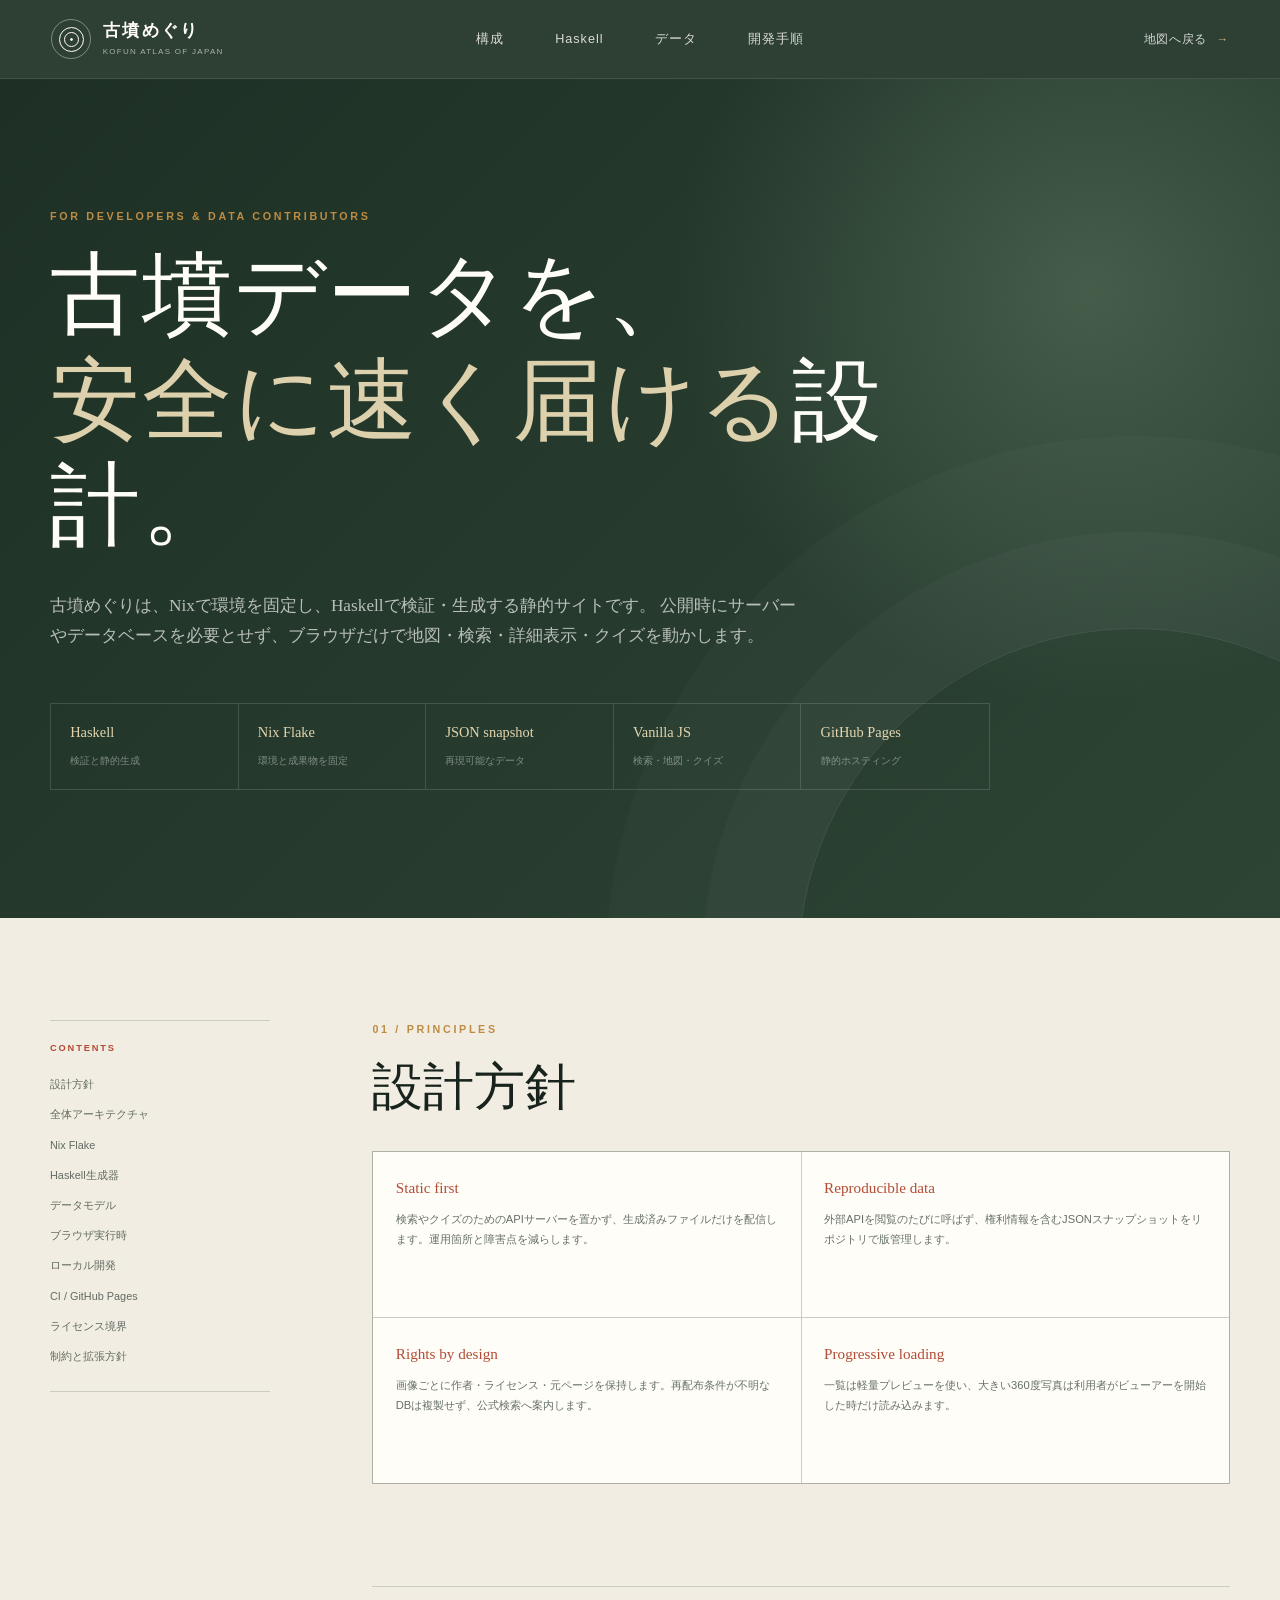
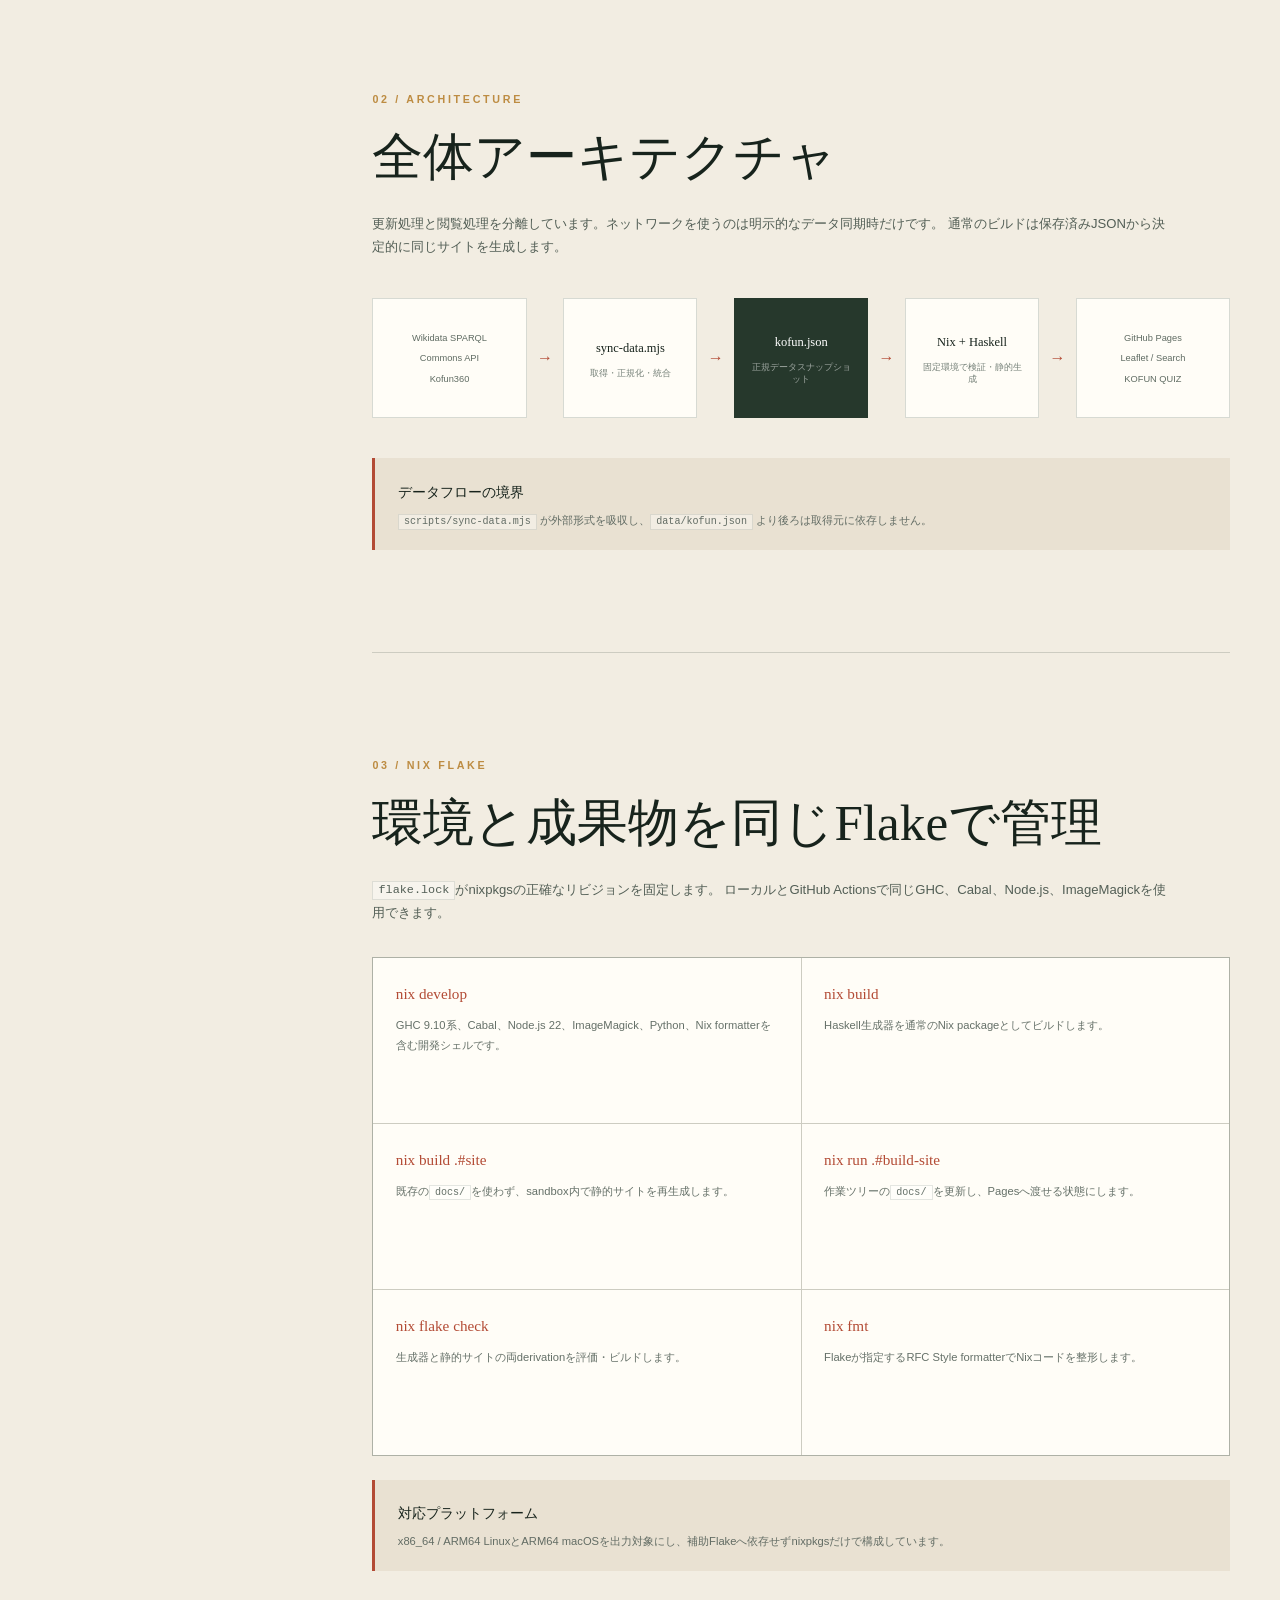
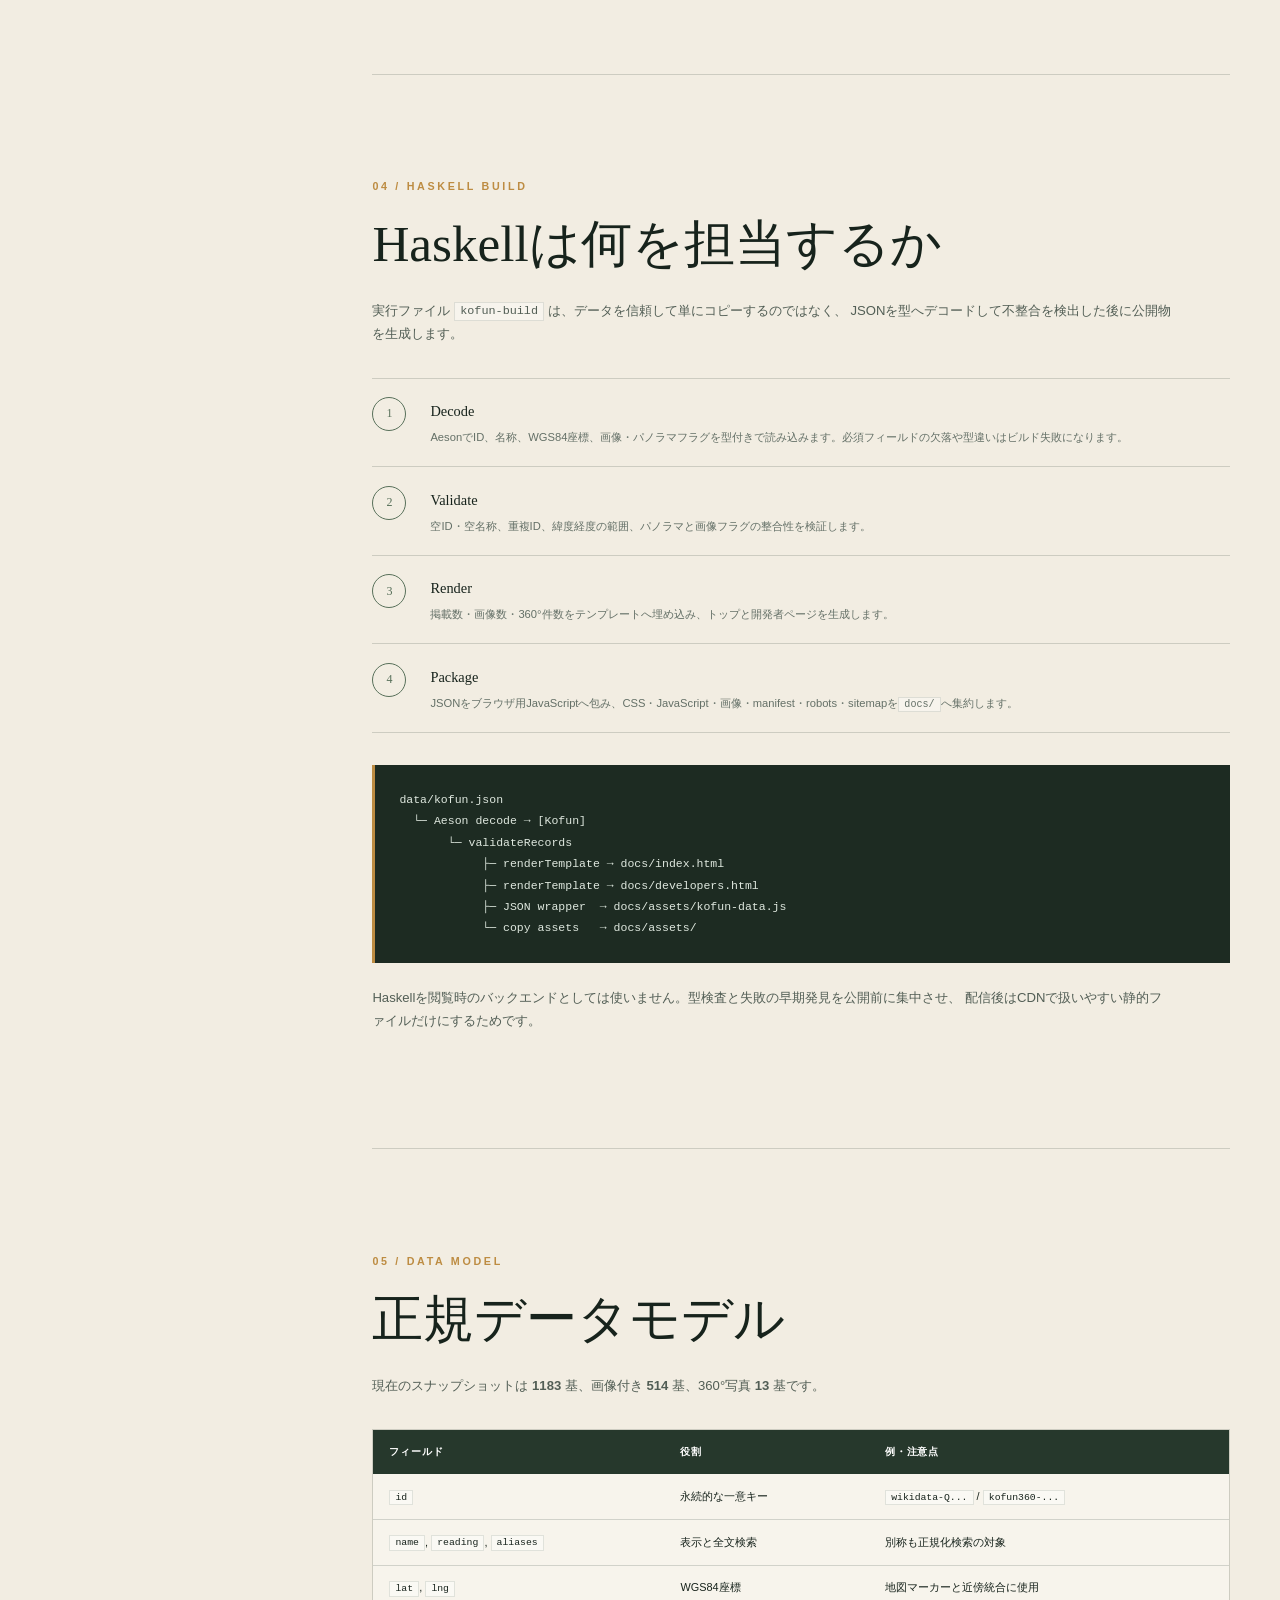
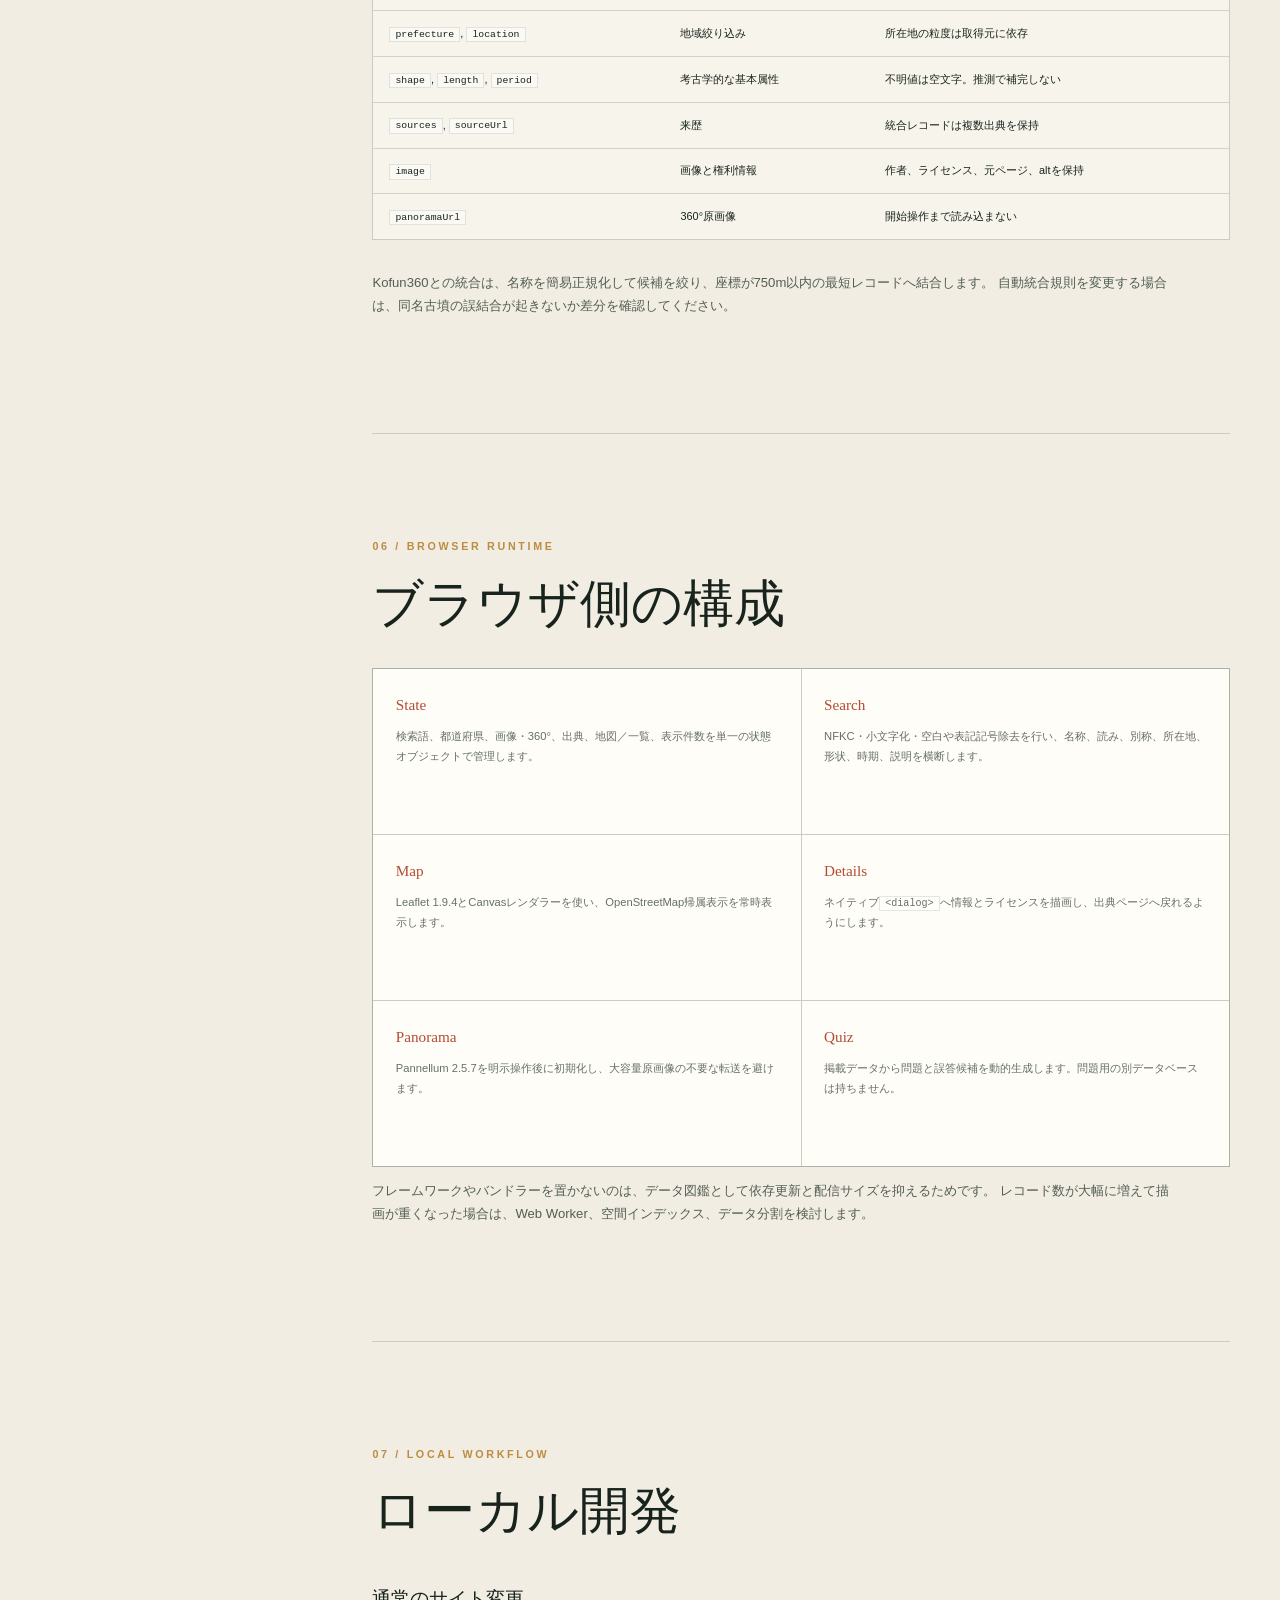
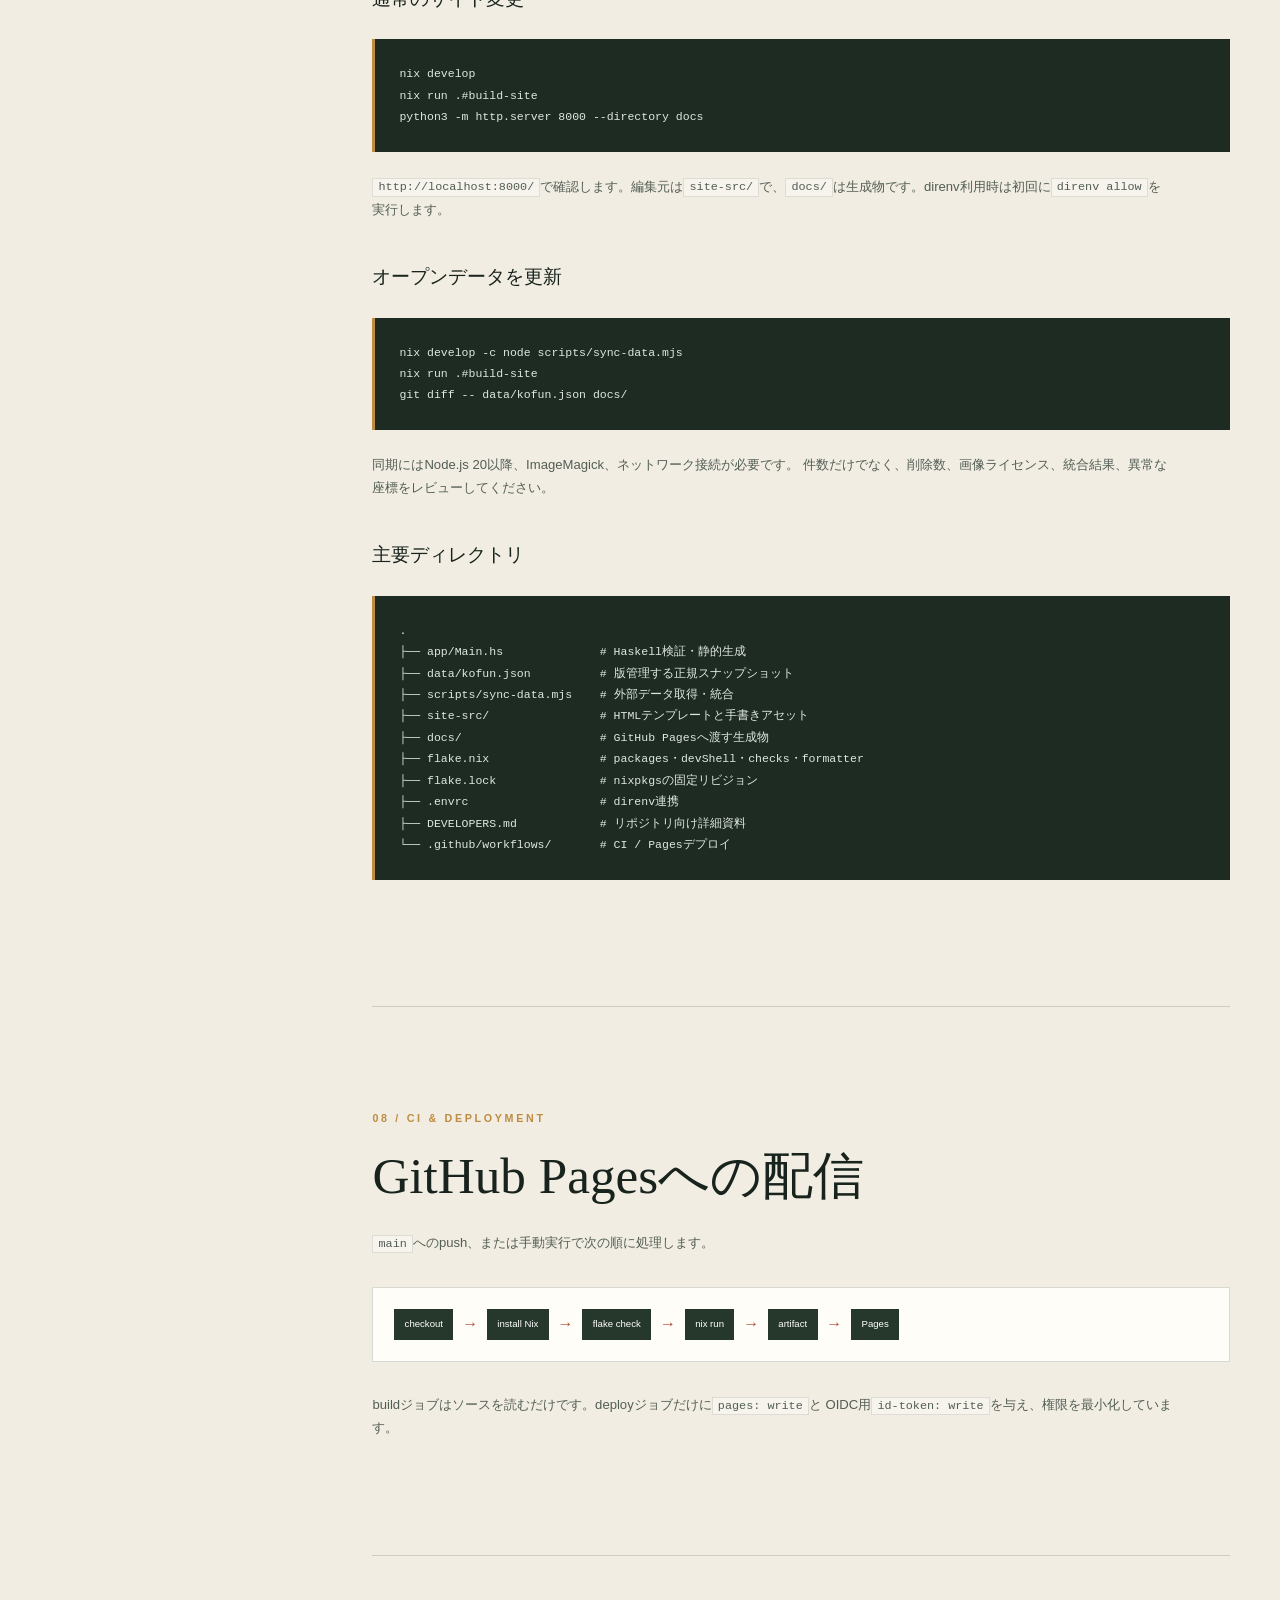
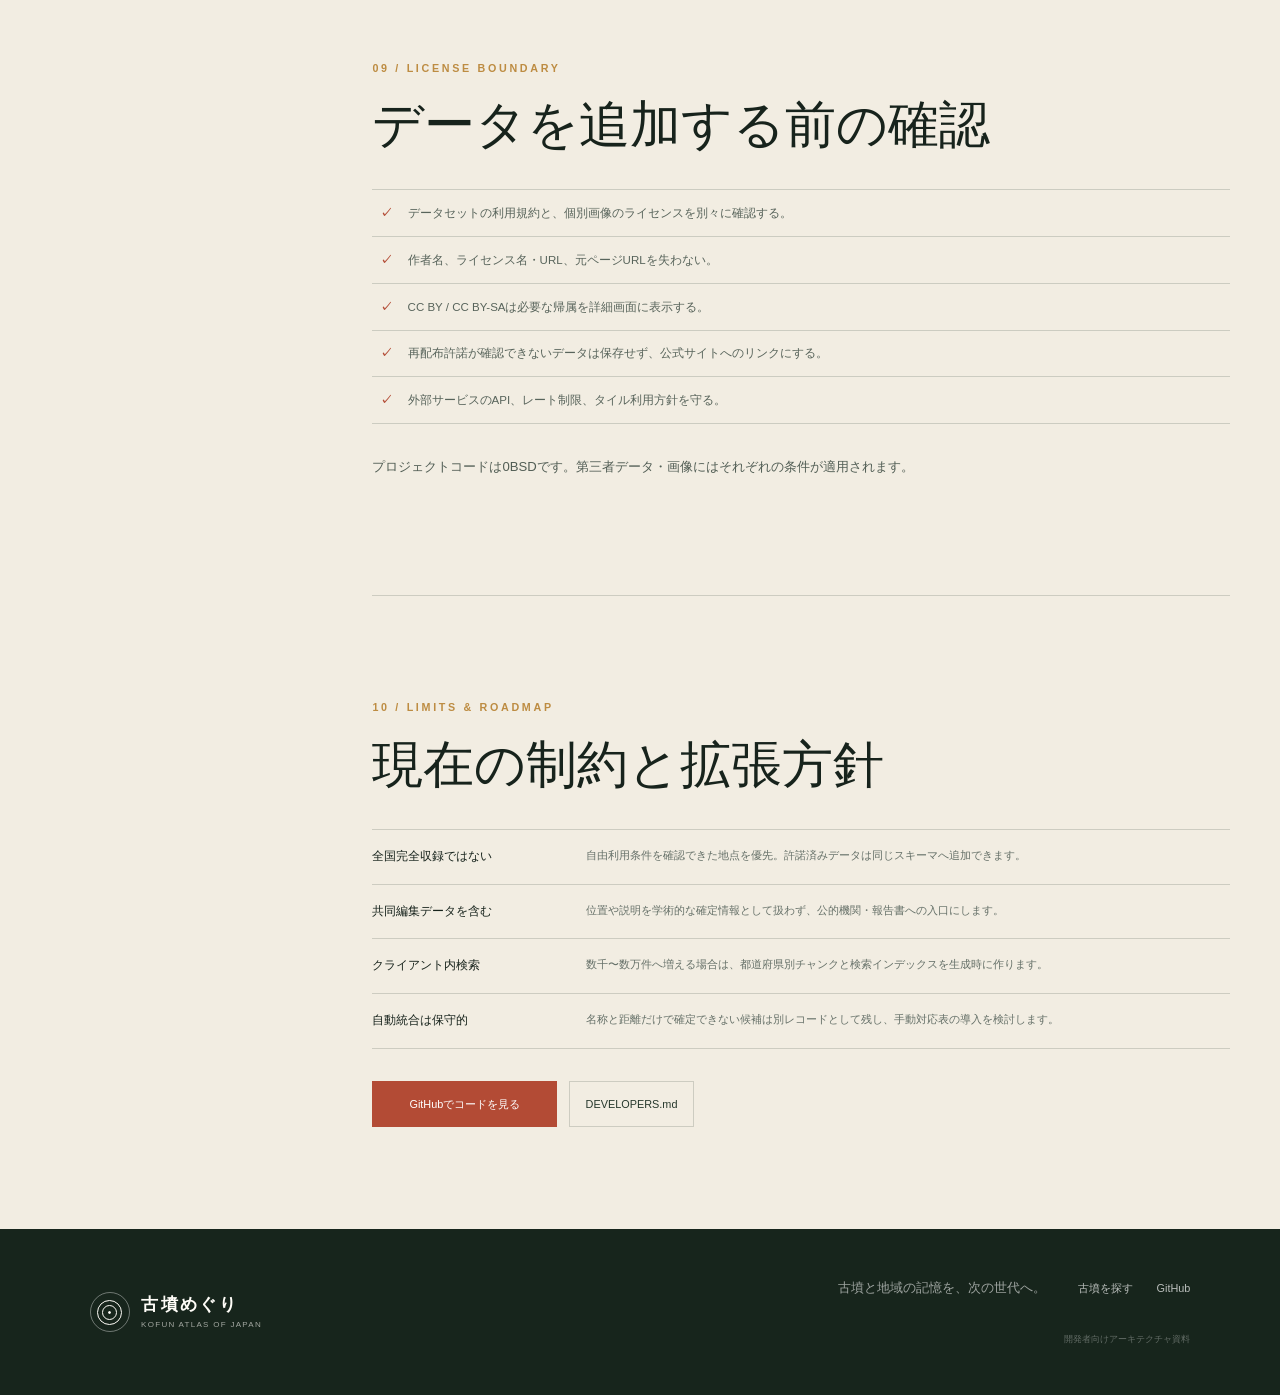
<file: docs/developers.html>
<!doctype html>
<html lang="ja">
<head>
  <meta charset="utf-8">
  <meta name="viewport" content="width=device-width,initial-scale=1">
  <meta name="description" content="古墳めぐりのHaskell静的サイト生成、データパイプライン、フロントエンド、GitHub Pages構成を解説する開発者向け資料。">
  <meta name="theme-color" content="#26382c">
  <meta property="og:title" content="開発者向け — 古墳めぐり">
  <meta property="og:description" content="Haskellを中心とした古墳めぐりのアーキテクチャと開発手順。">
  <meta property="og:type" content="article">
  <meta property="og:url" content="https://hjosugi.github.io/kofun-gallery/developers.html">
  <title>開発者向け — 古墳めぐり</title>
  <link rel="icon" href="./assets/favicon.svg" type="image/svg+xml">
  <link rel="stylesheet" href="./assets/styles.css">
</head>
<body class="developer-page">
  <a class="skip-link" href="#main">本文へ移動</a>

  <header class="site-header developer-header">
    <a class="brand" href="./" aria-label="古墳めぐり トップ">
      <span class="brand-mark" aria-hidden="true"><span></span></span>
      <span class="brand-copy"><b>古墳めぐり</b><small>KOFUN ATLAS OF JAPAN</small></span>
    </a>
    <nav class="global-nav" aria-label="開発者向けメニュー">
      <a href="#architecture">構成</a>
      <a href="#haskell">Haskell</a>
      <a href="#data">データ</a>
      <a href="#workflow">開発手順</a>
    </nav>
    <a class="developer-back" href="./">地図へ戻る <span aria-hidden="true">→</span></a>
  </header>

  <main id="main">
    <section class="developer-hero">
      <div class="developer-shell">
        <p class="eyebrow">FOR DEVELOPERS &amp; DATA CONTRIBUTORS</p>
        <h1>古墳データを、<br><em>安全に速く届ける</em>設計。</h1>
        <p class="developer-lead">
          古墳めぐりは、Nixで環境を固定し、Haskellで検証・生成する静的サイトです。
          公開時にサーバーやデータベースを必要とせず、ブラウザだけで地図・検索・詳細表示・クイズを動かします。
        </p>
        <div class="developer-facts">
          <div><b>Haskell</b><span>検証と静的生成</span></div>
          <div><b>Nix Flake</b><span>環境と成果物を固定</span></div>
          <div><b>JSON snapshot</b><span>再現可能なデータ</span></div>
          <div><b>Vanilla JS</b><span>検索・地図・クイズ</span></div>
          <div><b>GitHub Pages</b><span>静的ホスティング</span></div>
        </div>
      </div>
    </section>

    <div class="developer-shell developer-layout">
      <aside class="developer-toc" aria-label="このページの目次">
        <p>CONTENTS</p>
        <a href="#principles">設計方針</a>
        <a href="#architecture">全体アーキテクチャ</a>
        <a href="#nix">Nix Flake</a>
        <a href="#haskell">Haskell生成器</a>
        <a href="#data">データモデル</a>
        <a href="#frontend">ブラウザ実行時</a>
        <a href="#workflow">ローカル開発</a>
        <a href="#deployment">CI / GitHub Pages</a>
        <a href="#licenses">ライセンス境界</a>
        <a href="#limits">制約と拡張方針</a>
      </aside>

      <article class="developer-content">
        <section id="principles">
          <p class="eyebrow">01 / PRINCIPLES</p>
          <h2>設計方針</h2>
          <div class="principle-grid">
            <div>
              <b>Static first</b>
              <p>検索やクイズのためのAPIサーバーを置かず、生成済みファイルだけを配信します。運用箇所と障害点を減らします。</p>
            </div>
            <div>
              <b>Reproducible data</b>
              <p>外部APIを閲覧のたびに呼ばず、権利情報を含むJSONスナップショットをリポジトリで版管理します。</p>
            </div>
            <div>
              <b>Rights by design</b>
              <p>画像ごとに作者・ライセンス・元ページを保持します。再配布条件が不明なDBは複製せず、公式検索へ案内します。</p>
            </div>
            <div>
              <b>Progressive loading</b>
              <p>一覧は軽量プレビューを使い、大きい360度写真は利用者がビューアーを開始した時だけ読み込みます。</p>
            </div>
          </div>
        </section>

        <section id="architecture">
          <p class="eyebrow">02 / ARCHITECTURE</p>
          <h2>全体アーキテクチャ</h2>
          <p>
            更新処理と閲覧処理を分離しています。ネットワークを使うのは明示的なデータ同期時だけです。
            通常のビルドは保存済みJSONから決定的に同じサイトを生成します。
          </p>
          <div class="architecture-flow" role="img" aria-label="外部オープンデータを同期し、JSONスナップショットをHaskellで検証・生成してGitHub Pagesとブラウザへ届ける流れ">
            <div class="flow-sources">
              <span>Wikidata SPARQL</span>
              <span>Commons API</span>
              <span>Kofun360</span>
            </div>
            <i aria-hidden="true">→</i>
            <div><b>sync-data.mjs</b><small>取得・正規化・統合</small></div>
            <i aria-hidden="true">→</i>
            <div class="flow-emphasis"><b>kofun.json</b><small>正規データスナップショット</small></div>
            <i aria-hidden="true">→</i>
            <div><b>Nix + Haskell</b><small>固定環境で検証・静的生成</small></div>
            <i aria-hidden="true">→</i>
            <div class="flow-targets">
              <span>GitHub Pages</span>
              <span>Leaflet / Search</span>
              <span>KOFUN QUIZ</span>
            </div>
          </div>
          <div class="callout">
            <b>データフローの境界</b>
            <p><code>scripts/sync-data.mjs</code> が外部形式を吸収し、<code>data/kofun.json</code> より後ろは取得元に依存しません。</p>
          </div>
        </section>

        <section id="nix">
          <p class="eyebrow">03 / NIX FLAKE</p>
          <h2>環境と成果物を同じFlakeで管理</h2>
          <p>
            <code>flake.lock</code>がnixpkgsの正確なリビジョンを固定します。
            ローカルとGitHub Actionsで同じGHC、Cabal、Node.js、ImageMagickを使用できます。
          </p>
          <div class="runtime-grid">
            <div><b>nix develop</b><p>GHC 9.10系、Cabal、Node.js 22、ImageMagick、Python、Nix formatterを含む開発シェルです。</p></div>
            <div><b>nix build</b><p>Haskell生成器を通常のNix packageとしてビルドします。</p></div>
            <div><b>nix build .#site</b><p>既存の<code>docs/</code>を使わず、sandbox内で静的サイトを再生成します。</p></div>
            <div><b>nix run .#build-site</b><p>作業ツリーの<code>docs/</code>を更新し、Pagesへ渡せる状態にします。</p></div>
            <div><b>nix flake check</b><p>生成器と静的サイトの両derivationを評価・ビルドします。</p></div>
            <div><b>nix fmt</b><p>Flakeが指定するRFC Style formatterでNixコードを整形します。</p></div>
          </div>
          <div class="callout">
            <b>対応プラットフォーム</b>
            <p>x86_64 / ARM64 LinuxとARM64 macOSを出力対象にし、補助Flakeへ依存せずnixpkgsだけで構成しています。</p>
          </div>
        </section>

        <section id="haskell">
          <p class="eyebrow">04 / HASKELL BUILD</p>
          <h2>Haskellは何を担当するか</h2>
          <p>
            実行ファイル <code>kofun-build</code> は、データを信頼して単にコピーするのではなく、
            JSONを型へデコードして不整合を検出した後に公開物を生成します。
          </p>
          <ol class="step-list">
            <li><span>1</span><div><b>Decode</b><p>AesonでID、名称、WGS84座標、画像・パノラマフラグを型付きで読み込みます。必須フィールドの欠落や型違いはビルド失敗になります。</p></div></li>
            <li><span>2</span><div><b>Validate</b><p>空ID・空名称、重複ID、緯度経度の範囲、パノラマと画像フラグの整合性を検証します。</p></div></li>
            <li><span>3</span><div><b>Render</b><p>掲載数・画像数・360°件数をテンプレートへ埋め込み、トップと開発者ページを生成します。</p></div></li>
            <li><span>4</span><div><b>Package</b><p>JSONをブラウザ用JavaScriptへ包み、CSS・JavaScript・画像・manifest・robots・sitemapを<code>docs/</code>へ集約します。</p></div></li>
          </ol>
          <pre><code>data/kofun.json
  └─ Aeson decode → [Kofun]
       └─ validateRecords
            ├─ renderTemplate → docs/index.html
            ├─ renderTemplate → docs/developers.html
            ├─ JSON wrapper  → docs/assets/kofun-data.js
            └─ copy assets   → docs/assets/</code></pre>
          <p>
            Haskellを閲覧時のバックエンドとしては使いません。型検査と失敗の早期発見を公開前に集中させ、
            配信後はCDNで扱いやすい静的ファイルだけにするためです。
          </p>
        </section>

        <section id="data">
          <p class="eyebrow">05 / DATA MODEL</p>
          <h2>正規データモデル</h2>
          <p>現在のスナップショットは <b>1183</b> 基、画像付き <b>514</b> 基、360°写真 <b>13</b> 基です。</p>
          <div class="schema-table-wrap">
            <table class="schema-table">
              <thead><tr><th>フィールド</th><th>役割</th><th>例・注意点</th></tr></thead>
              <tbody>
                <tr><td><code>id</code></td><td>永続的な一意キー</td><td><code>wikidata-Q...</code> / <code>kofun360-...</code></td></tr>
                <tr><td><code>name</code>, <code>reading</code>, <code>aliases</code></td><td>表示と全文検索</td><td>別称も正規化検索の対象</td></tr>
                <tr><td><code>lat</code>, <code>lng</code></td><td>WGS84座標</td><td>地図マーカーと近傍統合に使用</td></tr>
                <tr><td><code>prefecture</code>, <code>location</code></td><td>地域絞り込み</td><td>所在地の粒度は取得元に依存</td></tr>
                <tr><td><code>shape</code>, <code>length</code>, <code>period</code></td><td>考古学的な基本属性</td><td>不明値は空文字。推測で補完しない</td></tr>
                <tr><td><code>sources</code>, <code>sourceUrl</code></td><td>来歴</td><td>統合レコードは複数出典を保持</td></tr>
                <tr><td><code>image</code></td><td>画像と権利情報</td><td>作者、ライセンス、元ページ、altを保持</td></tr>
                <tr><td><code>panoramaUrl</code></td><td>360°原画像</td><td>開始操作まで読み込まない</td></tr>
              </tbody>
            </table>
          </div>
          <p>
            Kofun360との統合は、名称を簡易正規化して候補を絞り、座標が750m以内の最短レコードへ結合します。
            自動統合規則を変更する場合は、同名古墳の誤結合が起きないか差分を確認してください。
          </p>
        </section>

        <section id="frontend">
          <p class="eyebrow">06 / BROWSER RUNTIME</p>
          <h2>ブラウザ側の構成</h2>
          <div class="runtime-grid">
            <div><b>State</b><p>検索語、都道府県、画像・360°、出典、地図／一覧、表示件数を単一の状態オブジェクトで管理します。</p></div>
            <div><b>Search</b><p>NFKC・小文字化・空白や表記記号除去を行い、名称、読み、別称、所在地、形状、時期、説明を横断します。</p></div>
            <div><b>Map</b><p>Leaflet 1.9.4とCanvasレンダラーを使い、OpenStreetMap帰属表示を常時表示します。</p></div>
            <div><b>Details</b><p>ネイティブ<code>&lt;dialog&gt;</code>へ情報とライセンスを描画し、出典ページへ戻れるようにします。</p></div>
            <div><b>Panorama</b><p>Pannellum 2.5.7を明示操作後に初期化し、大容量原画像の不要な転送を避けます。</p></div>
            <div><b>Quiz</b><p>掲載データから問題と誤答候補を動的生成します。問題用の別データベースは持ちません。</p></div>
          </div>
          <p>
            フレームワークやバンドラーを置かないのは、データ図鑑として依存更新と配信サイズを抑えるためです。
            レコード数が大幅に増えて描画が重くなった場合は、Web Worker、空間インデックス、データ分割を検討します。
          </p>
        </section>

        <section id="workflow">
          <p class="eyebrow">07 / LOCAL WORKFLOW</p>
          <h2>ローカル開発</h2>
          <h3>通常のサイト変更</h3>
          <pre><code>nix develop
nix run .#build-site
python3 -m http.server 8000 --directory docs</code></pre>
          <p><code>http://localhost:8000/</code>で確認します。編集元は<code>site-src/</code>で、<code>docs/</code>は生成物です。direnv利用時は初回に<code>direnv allow</code>を実行します。</p>

          <h3>オープンデータを更新</h3>
          <pre><code>nix develop -c node scripts/sync-data.mjs
nix run .#build-site
git diff -- data/kofun.json docs/</code></pre>
          <p>
            同期にはNode.js 20以降、ImageMagick、ネットワーク接続が必要です。
            件数だけでなく、削除数、画像ライセンス、統合結果、異常な座標をレビューしてください。
          </p>

          <h3>主要ディレクトリ</h3>
          <pre><code>.
├── app/Main.hs              # Haskell検証・静的生成
├── data/kofun.json          # 版管理する正規スナップショット
├── scripts/sync-data.mjs    # 外部データ取得・統合
├── site-src/                # HTMLテンプレートと手書きアセット
├── docs/                    # GitHub Pagesへ渡す生成物
├── flake.nix                # packages・devShell・checks・formatter
├── flake.lock               # nixpkgsの固定リビジョン
├── .envrc                   # direnv連携
├── DEVELOPERS.md            # リポジトリ向け詳細資料
└── .github/workflows/       # CI / Pagesデプロイ</code></pre>
        </section>

        <section id="deployment">
          <p class="eyebrow">08 / CI &amp; DEPLOYMENT</p>
          <h2>GitHub Pagesへの配信</h2>
          <p><code>main</code>へのpush、または手動実行で次の順に処理します。</p>
          <div class="deployment-line">
            <span>checkout</span><i>→</i><span>install Nix</span><i>→</i><span>flake check</span><i>→</i><span>nix run</span><i>→</i><span>artifact</span><i>→</i><span>Pages</span>
          </div>
          <p>
            buildジョブはソースを読むだけです。deployジョブだけに<code>pages: write</code>と
            OIDC用<code>id-token: write</code>を与え、権限を最小化しています。
          </p>
        </section>

        <section id="licenses">
          <p class="eyebrow">09 / LICENSE BOUNDARY</p>
          <h2>データを追加する前の確認</h2>
          <ul class="check-list">
            <li>データセットの利用規約と、個別画像のライセンスを別々に確認する。</li>
            <li>作者名、ライセンス名・URL、元ページURLを失わない。</li>
            <li>CC BY / CC BY-SAは必要な帰属を詳細画面に表示する。</li>
            <li>再配布許諾が確認できないデータは保存せず、公式サイトへのリンクにする。</li>
            <li>外部サービスのAPI、レート制限、タイル利用方針を守る。</li>
          </ul>
          <p>プロジェクトコードは0BSDです。第三者データ・画像にはそれぞれの条件が適用されます。</p>
        </section>

        <section id="limits">
          <p class="eyebrow">10 / LIMITS &amp; ROADMAP</p>
          <h2>現在の制約と拡張方針</h2>
          <ul class="roadmap-list">
            <li><b>全国完全収録ではない</b><span>自由利用条件を確認できた地点を優先。許諾済みデータは同じスキーマへ追加できます。</span></li>
            <li><b>共同編集データを含む</b><span>位置や説明を学術的な確定情報として扱わず、公的機関・報告書への入口にします。</span></li>
            <li><b>クライアント内検索</b><span>数千〜数万件へ増える場合は、都道府県別チャンクと検索インデックスを生成時に作ります。</span></li>
            <li><b>自動統合は保守的</b><span>名称と距離だけで確定できない候補は別レコードとして残し、手動対応表の導入を検討します。</span></li>
          </ul>
          <div class="developer-actions">
            <a class="primary-button" href="https://github.com/hjosugi/kofun-gallery" target="_blank" rel="noopener">GitHubでコードを見る</a>
            <a class="ghost-button" href="https://github.com/hjosugi/kofun-gallery/blob/main/DEVELOPERS.md" target="_blank" rel="noopener">DEVELOPERS.md</a>
          </div>
        </section>
      </article>
    </div>
  </main>

  <footer>
    <a class="brand footer-brand" href="./">
      <span class="brand-mark" aria-hidden="true"><span></span></span>
      <span class="brand-copy"><b>古墳めぐり</b><small>KOFUN ATLAS OF JAPAN</small></span>
    </a>
    <p>古墳と地域の記憶を、次の世代へ。</p>
    <div><a href="./">古墳を探す</a><a href="https://github.com/hjosugi/kofun-gallery" target="_blank" rel="noopener">GitHub</a></div>
    <small>開発者向けアーキテクチャ資料</small>
  </footer>
</body>
</html>
</file>
<file: docs/assets/styles.css>
:root {
  --ink: #17231c;
  --deep: #26382c;
  --deep-2: #314737;
  --moss: #58705a;
  --sage: #a6b39d;
  --paper: #f4efe4;
  --paper-2: #ebe4d5;
  --paper-3: #fffdf7;
  --line: rgba(38, 56, 44, .18);
  --red: #b34b35;
  --gold: #bd8c42;
  --white: #fffdf8;
  --shadow: 0 24px 60px rgba(28, 42, 32, .13);
  --sans: "Hiragino Kaku Gothic ProN", "Yu Gothic", "Noto Sans JP", sans-serif;
  --serif: "Yu Mincho", "Hiragino Mincho ProN", "Noto Serif JP", serif;
}

* { box-sizing: border-box; }
html { scroll-behavior: smooth; }
body {
  margin: 0;
  color: var(--ink);
  background: var(--paper);
  font-family: var(--sans);
  line-height: 1.75;
  text-rendering: optimizeLegibility;
}
button, input, select { font: inherit; }
button, a { -webkit-tap-highlight-color: transparent; }
button { color: inherit; }
a { color: inherit; }
img { max-width: 100%; }
.sr-only {
  position: absolute;
  width: 1px;
  height: 1px;
  padding: 0;
  margin: -1px;
  overflow: hidden;
  clip: rect(0, 0, 0, 0);
  white-space: nowrap;
  border: 0;
}
.skip-link {
  position: fixed;
  z-index: 10000;
  top: -100px;
  left: 1rem;
  padding: .65rem 1rem;
  color: white;
  background: var(--red);
}
.skip-link:focus { top: 1rem; }

.site-header {
  position: sticky;
  z-index: 1000;
  top: 0;
  display: grid;
  grid-template-columns: 1fr auto 1fr;
  align-items: center;
  min-height: 78px;
  padding: 0 clamp(1.1rem, 4vw, 4.5rem);
  border-bottom: 1px solid rgba(255,255,255,.1);
  color: var(--white);
  background: rgba(38, 56, 44, .96);
  backdrop-filter: blur(18px);
}
.brand {
  display: inline-flex;
  gap: .72rem;
  align-items: center;
  width: max-content;
  color: inherit;
  text-decoration: none;
}
.brand-mark {
  position: relative;
  display: grid;
  place-items: center;
  width: 40px;
  height: 40px;
  border: 1px solid rgba(255,255,255,.38);
  border-radius: 50%;
}
.brand-mark::before,
.brand-mark::after,
.brand-mark span {
  position: absolute;
  content: "";
  display: block;
  border: 1px solid currentColor;
  border-radius: 50%;
}
.brand-mark::before { width: 23px; height: 23px; }
.brand-mark::after { width: 13px; height: 13px; }
.brand-mark span { width: 3px; height: 3px; background: currentColor; }
.brand-copy { display: flex; flex-direction: column; line-height: 1; }
.brand-copy b { font-family: var(--serif); font-size: 1.08rem; letter-spacing: .14em; }
.brand-copy small { margin-top: .5rem; opacity: .6; font-size: .5rem; letter-spacing: .16em; }
.global-nav { display: flex; gap: clamp(1.4rem, 4vw, 3.6rem); }
.global-nav a {
  position: relative;
  padding: 1.75rem 0;
  opacity: .82;
  font-size: .79rem;
  letter-spacing: .08em;
  text-decoration: none;
}
.global-nav a::after {
  position: absolute;
  bottom: 1.15rem;
  left: 50%;
  width: 0;
  height: 1px;
  content: "";
  background: var(--white);
  transition: .25s ease;
  transform: translateX(-50%);
}
.global-nav a:hover::after { width: 100%; }
.header-search {
  display: inline-flex;
  justify-self: end;
  gap: .45rem;
  align-items: center;
  padding: .45rem .7rem;
  border: 0;
  color: inherit;
  background: transparent;
  cursor: pointer;
}
.header-search svg,
.hero-search-form svg,
.filter-search svg {
  width: 19px;
  fill: none;
  stroke: currentColor;
  stroke-linecap: round;
  stroke-width: 1.7;
}

.hero {
  position: relative;
  isolation: isolate;
  display: grid;
  grid-template-columns: minmax(0, 1.08fr) minmax(360px, .72fr);
  gap: clamp(2rem, 6vw, 7rem);
  align-items: center;
  min-height: 650px;
  padding: clamp(4.5rem, 8vw, 8rem) clamp(1.25rem, 7vw, 8rem);
  overflow: hidden;
  color: var(--white);
  background:
    linear-gradient(90deg, rgba(31,49,36,.97) 0%, rgba(31,49,36,.89) 48%, rgba(31,49,36,.58) 100%),
    radial-gradient(circle at 80% 20%, #739079 0, transparent 42%),
    var(--deep);
}
.hero::before {
  position: absolute;
  z-index: -1;
  inset: 0;
  content: "";
  opacity: .23;
  background-image:
    linear-gradient(30deg, transparent 48%, rgba(255,255,255,.08) 49%, transparent 51%),
    linear-gradient(150deg, transparent 48%, rgba(255,255,255,.05) 49%, transparent 51%);
  background-size: 60px 60px;
  mask-image: linear-gradient(to right, transparent, black);
}
.hero-orbit {
  position: absolute;
  z-index: -1;
  border: 1px solid rgba(255,255,255,.1);
  border-radius: 50%;
}
.hero-orbit-one { width: 520px; height: 520px; right: -110px; top: -200px; }
.hero-orbit-two { width: 720px; height: 720px; right: -210px; top: -310px; }
.hero-copy { max-width: 760px; }
.eyebrow {
  margin: 0 0 1rem;
  color: var(--gold);
  font-size: .67rem;
  font-weight: 700;
  letter-spacing: .25em;
}
.hero h1 {
  margin: 0;
  font-family: var(--serif);
  font-size: clamp(3.1rem, 6.2vw, 6.8rem);
  font-weight: 500;
  letter-spacing: .03em;
  line-height: 1.18;
}
.hero h1 em {
  position: relative;
  color: #ddd4b7;
  font-style: normal;
}
.hero h1 em::after {
  position: absolute;
  right: -.1em;
  bottom: .02em;
  left: -.1em;
  height: .11em;
  content: "";
  opacity: .8;
  background: var(--red);
}
.hero-lead {
  max-width: 580px;
  margin: 1.6rem 0 2rem;
  color: rgba(255,255,255,.72);
  font-family: var(--serif);
  font-size: clamp(.95rem, 1.2vw, 1.1rem);
}
.hero-search-form {
  display: grid;
  grid-template-columns: auto 1fr auto;
  align-items: center;
  max-width: 650px;
  padding: .45rem .45rem .45rem 1.25rem;
  color: var(--ink);
  background: var(--paper-3);
  box-shadow: 0 18px 40px rgba(0,0,0,.18);
}
.hero-search-form input {
  min-width: 0;
  padding: .85rem .9rem;
  border: 0;
  outline: 0;
  color: inherit;
  background: transparent;
}
.hero-search-form button,
.primary-button {
  padding: .85rem 1.35rem;
  border: 1px solid var(--red);
  color: white;
  background: var(--red);
  cursor: pointer;
  transition: .2s ease;
}
.hero-search-form button:hover,
.primary-button:hover { color: var(--red); background: transparent; }
.hero-meta {
  display: flex;
  flex-wrap: wrap;
  gap: .5rem 1.4rem;
  margin-top: 1.2rem;
  color: rgba(255,255,255,.54);
  font-size: .69rem;
  letter-spacing: .05em;
}
.hero-meta b { color: rgba(255,255,255,.9); }

.today-card {
  position: relative;
  display: grid;
  grid-template-rows: minmax(250px, 1.25fr) auto;
  min-height: 510px;
  overflow: hidden;
  color: var(--ink);
  background: var(--paper-3);
  box-shadow: var(--shadow);
}
.today-card::before {
  position: absolute;
  z-index: 2;
  top: 1rem;
  right: 1rem;
  display: grid;
  place-items: center;
  width: 54px;
  height: 54px;
  border: 1px solid rgba(255,255,255,.5);
  border-radius: 50%;
  content: "本日";
  color: white;
  background: rgba(27,45,33,.55);
  backdrop-filter: blur(8px);
  font-family: var(--serif);
  font-size: .72rem;
  letter-spacing: .1em;
}
.today-photo {
  min-height: 260px;
  background: #c8c3b3 center/cover no-repeat;
}
.today-photo.skeleton { animation: pulse 1.5s infinite alternate; }
@keyframes pulse { to { opacity: .55; } }
.today-body { padding: 1.5rem 1.75rem 1.65rem; }
.today-heading {
  display: flex;
  justify-content: space-between;
  align-items: center;
  padding-bottom: .8rem;
  border-bottom: 1px solid var(--line);
  color: var(--moss);
  font-size: .68rem;
  letter-spacing: .1em;
}
.today-heading p { margin: 0; }
.sun-dot {
  display: inline-block;
  width: 7px;
  height: 7px;
  margin-right: .45rem;
  border-radius: 50%;
  background: var(--red);
}
.today-card h2 {
  margin: 1rem 0 .25rem;
  font-family: var(--serif);
  font-size: clamp(1.35rem, 2.2vw, 1.8rem);
  font-weight: 500;
}
.today-location { margin: 0; color: var(--red); font-size: .75rem; }
.today-description {
  display: -webkit-box;
  margin: .8rem 0;
  overflow: hidden;
  color: #5b625d;
  font-size: .8rem;
  -webkit-box-orient: vertical;
  -webkit-line-clamp: 2;
}
.text-link {
  padding: 0;
  border: 0;
  color: var(--deep);
  background: transparent;
  font-size: .76rem;
  font-weight: 700;
  cursor: pointer;
}
.text-link span { display: inline-block; margin-left: .4rem; transition: transform .2s; }
.text-link:hover span { transform: translateX(4px); }

.quick-stats {
  display: grid;
  grid-template-columns: repeat(4, 1fr);
  max-width: 1180px;
  margin: -1px auto 0;
  padding: 2.2rem clamp(1rem, 4vw, 2rem);
  border-bottom: 1px solid var(--line);
}
.quick-stats > div {
  display: flex;
  gap: 1rem;
  justify-content: center;
  align-items: center;
  min-height: 64px;
  border-right: 1px solid var(--line);
}
.quick-stats > div:last-child { border-right: 0; }
.quick-stats p { display: flex; flex-direction: column; margin: 0; line-height: 1.25; }
.quick-stats b { font-family: var(--serif); font-size: 1.75rem; font-weight: 500; }
.quick-stats small { color: #6d756f; font-size: .65rem; }
.stat-icon {
  display: grid;
  place-items: center;
  width: 34px;
  height: 34px;
  border: 1px solid var(--moss);
  border-radius: 50%;
  color: var(--moss);
  font-family: var(--serif);
}

.section-shell {
  width: min(1260px, calc(100% - clamp(2rem, 8vw, 8rem)));
  margin-inline: auto;
}
.explore { padding-block: clamp(5rem, 9vw, 8rem); }
.section-heading {
  display: grid;
  grid-template-columns: 1fr minmax(280px, 450px);
  gap: 3rem;
  align-items: end;
  margin-bottom: 2.5rem;
}
.section-heading h2,
.sources h2,
.quiz h2 {
  margin: 0;
  font-family: var(--serif);
  font-size: clamp(2rem, 4vw, 3.5rem);
  font-weight: 500;
  line-height: 1.3;
}
.section-heading > p,
.sources-layout > div:first-child > p:last-child {
  margin: 0;
  color: #667069;
  font-size: .86rem;
}
.explore-layout {
  display: grid;
  grid-template-columns: 260px minmax(0, 1fr);
  min-height: 660px;
  border: 1px solid var(--line);
  background: var(--paper-3);
  box-shadow: 0 20px 50px rgba(38,56,44,.08);
}
.filter-panel {
  padding: 1.5rem;
  border-right: 1px solid var(--line);
  background: #eee8dc;
}
.filter-search label,
.filter-panel legend {
  display: block;
  margin-bottom: .55rem;
  color: var(--deep);
  font-size: .67rem;
  font-weight: 700;
  letter-spacing: .12em;
}
.filter-search > div {
  display: flex;
  align-items: center;
  padding: 0 .8rem;
  background: var(--paper-3);
}
.filter-search input {
  width: 100%;
  min-width: 0;
  padding: .7rem .55rem;
  border: 0;
  outline: 0;
  background: transparent;
  font-size: .75rem;
}
.filter-panel fieldset {
  margin: 1.5rem 0 0;
  padding: 1.25rem 0 0;
  border: 0;
  border-top: 1px solid var(--line);
}
.filter-panel select {
  width: 100%;
  padding: .7rem .75rem;
  border: 1px solid var(--line);
  border-radius: 0;
  color: var(--ink);
  background: var(--paper-3);
  font-size: .75rem;
}
.check-row,
.radio-row {
  display: flex;
  gap: .65rem;
  align-items: center;
  margin: .55rem 0;
  font-size: .75rem;
  cursor: pointer;
}
.check-row input,
.radio-row input { accent-color: var(--red); }
.ghost-button {
  padding: .65rem 1rem;
  border: 1px solid var(--line);
  color: var(--deep);
  background: transparent;
  font-size: .72rem;
  cursor: pointer;
  transition: .2s ease;
}
.ghost-button:hover { border-color: var(--deep); background: rgba(255,255,255,.5); }
.filter-panel > .ghost-button { width: 100%; margin-top: 1.5rem; }
.external-search {
  margin-top: 1rem;
  padding: .85rem;
  border: 1px solid var(--line);
  background: rgba(255,255,255,.35);
}
.external-search p {
  margin: 0 0 .45rem;
  color: #737a74;
  font-size: .58rem;
  letter-spacing: .08em;
}
.external-search a {
  display: flex;
  justify-content: space-between;
  padding: .35rem 0;
  color: var(--deep);
  font-size: .65rem;
  text-decoration: none;
}
.external-search a + a { border-top: 1px solid var(--line); }
.external-search a:hover span { text-decoration: underline; }
.external-search b { color: var(--red); }
.filter-note { margin: 1rem 0 0; color: #747971; font-size: .62rem; line-height: 1.6; }
.map-panel { display: flex; flex-direction: column; min-width: 0; }
.map-toolbar {
  display: flex;
  justify-content: space-between;
  align-items: center;
  min-height: 64px;
  padding: 0 1.25rem;
  border-bottom: 1px solid var(--line);
}
.map-toolbar p { margin: 0; color: #677067; font-size: .72rem; }
.map-toolbar b { color: var(--red); font-family: var(--serif); font-size: 1.3rem; }
.view-switch { display: flex; gap: .2rem; padding: .2rem; background: var(--paper-2); }
.view-switch button {
  padding: .38rem .8rem;
  border: 0;
  background: transparent;
  font-size: .7rem;
  cursor: pointer;
}
.view-switch button.is-active { color: white; background: var(--deep); }
#kofun-map { z-index: 1; width: 100%; min-height: 540px; flex: 1; background: #dfe4d7; }
.leaflet-container { font-family: var(--sans); }
.leaflet-control-attribution { font-size: 9px !important; }
.kofun-dot {
  border: 2px solid rgba(255,255,255,.85);
  border-radius: 50%;
  background: var(--red);
  box-shadow: 0 2px 7px rgba(52,42,30,.35);
}
.leaflet-popup-content-wrapper { border-radius: 0; box-shadow: var(--shadow); }
.leaflet-popup-content { min-width: 180px; margin: 1rem; }
.map-popup b { display: block; font-family: var(--serif); font-size: 1rem; }
.map-popup span { display: block; color: #6b726d; font-size: .67rem; }
.map-popup button {
  margin-top: .65rem;
  padding: 0;
  border: 0;
  color: var(--red);
  background: none;
  font-size: .7rem;
  cursor: pointer;
}
.map-legend {
  min-height: 43px;
  padding: .65rem 1.25rem;
  color: #59625b;
  font-size: .64rem;
}
.map-legend > span {
  display: inline-block;
  width: 8px;
  height: 8px;
  margin-right: .3rem;
  border: 1px solid white;
  border-radius: 50%;
  background: var(--red);
  box-shadow: 0 0 0 1px var(--red);
}
.map-legend small { margin-left: 1rem; color: #8a8f89; }
.kofun-list {
  min-height: 540px;
  max-height: 600px;
  overflow: auto;
}
.list-row {
  display: grid;
  grid-template-columns: 1fr auto;
  gap: 1rem;
  padding: 1rem 1.25rem;
  border-bottom: 1px solid var(--line);
  cursor: pointer;
}
.list-row:hover { background: var(--paper); }
.list-row b { display: block; font-family: var(--serif); }
.list-row small { color: #6f766f; }
.list-row span { align-self: center; color: var(--red); font-size: .7rem; }
.empty-results { padding: 4rem 2rem; color: #737a74; text-align: center; }
.results-heading {
  display: flex;
  justify-content: space-between;
  align-items: end;
  margin: 4rem 0 1.7rem;
}
.results-heading h3 { margin: 0; font-family: var(--serif); font-size: 2rem; font-weight: 500; }
.featured-grid {
  display: grid;
  grid-template-columns: repeat(4, 1fr);
  gap: 1.2rem;
}
.kofun-card {
  position: relative;
  min-width: 0;
  overflow: hidden;
  background: var(--paper-3);
  box-shadow: 0 12px 30px rgba(38,56,44,.08);
  cursor: pointer;
  transition: transform .25s ease, box-shadow .25s ease;
}
.kofun-card:hover { box-shadow: 0 20px 35px rgba(38,56,44,.14); transform: translateY(-4px); }
.card-image {
  position: relative;
  aspect-ratio: 4 / 3;
  overflow: hidden;
  background:
    radial-gradient(circle at 50% 56%, #889881 0 8%, transparent 8.5%),
    linear-gradient(145deg, #a9b39d 0 49%, #8a997f 50% 62%, #5c725e 63% 100%);
}
.card-image img { width: 100%; height: 100%; object-fit: cover; transition: transform .5s ease; }
.kofun-card:hover .card-image img { transform: scale(1.035); }
.photo-badge {
  position: absolute;
  top: .75rem;
  left: .75rem;
  padding: .24rem .48rem;
  color: white;
  background: rgba(34,54,40,.8);
  backdrop-filter: blur(8px);
  font-size: .58rem;
  letter-spacing: .08em;
}
.card-body { padding: 1rem 1.1rem 1.1rem; }
.card-kicker { margin: 0 0 .25rem; color: var(--red); font-size: .62rem; letter-spacing: .08em; }
.card-body h4 {
  margin: 0;
  overflow: hidden;
  font-family: var(--serif);
  font-size: 1.08rem;
  font-weight: 500;
  text-overflow: ellipsis;
  white-space: nowrap;
}
.card-body > p:last-of-type {
  display: -webkit-box;
  min-height: 2.8em;
  margin: .5rem 0 .8rem;
  overflow: hidden;
  color: #6c736e;
  font-size: .7rem;
  line-height: 1.45;
  -webkit-box-orient: vertical;
  -webkit-line-clamp: 2;
}
.card-footer {
  display: flex;
  justify-content: space-between;
  padding-top: .7rem;
  border-top: 1px solid var(--line);
  color: #7b827c;
  font-size: .61rem;
}
.card-footer b { color: var(--deep); font-weight: 500; }
.load-more {
  display: block;
  min-width: 180px;
  margin: 2.2rem auto 0;
  padding: .75rem 1.5rem;
  border: 1px solid var(--deep);
  background: transparent;
  cursor: pointer;
}
.load-more:hover { color: white; background: var(--deep); }

.learn { padding-block: clamp(5rem, 9vw, 8rem); color: var(--white); background: var(--deep); }
.light-heading > p { color: rgba(255,255,255,.58); }
.learn-grid { display: grid; grid-template-columns: repeat(4, 1fr); border: 1px solid rgba(255,255,255,.14); }
.learn-grid article {
  position: relative;
  min-height: 320px;
  padding: 1.4rem;
  border-right: 1px solid rgba(255,255,255,.14);
}
.learn-grid article:last-child { border-right: 0; }
.learn-grid article > span { color: rgba(255,255,255,.34); font-family: var(--serif); font-size: .7rem; }
.learn-grid h3 { margin: 1.3rem 0 .6rem; font-family: var(--serif); font-size: 1.2rem; font-weight: 500; }
.learn-grid p { margin: 0; color: rgba(255,255,255,.55); font-size: .72rem; }
.kofun-shape,
.strata-icon,
.haniwa-icon,
.compass-icon { height: 104px; margin: 2rem auto 0; }
.kofun-shape.keyhole {
  position: relative;
  width: 55px;
  height: 55px;
  border: 1px solid #bfad7e;
  border-radius: 50%;
}
.kofun-shape.keyhole::after {
  position: absolute;
  top: 39px;
  left: 13px;
  width: 28px;
  height: 48px;
  border: 1px solid #bfad7e;
  content: "";
  transform: perspective(50px) rotateX(-12deg);
}
.strata-icon { display: flex; flex-direction: column; gap: 11px; justify-content: center; width: 85px; }
.strata-icon i { display: block; height: 7px; border: 1px solid #bfad7e; border-radius: 50%; }
.strata-icon i:nth-child(2) { width: 72%; margin-inline: auto; }
.strata-icon i:nth-child(3) { width: 46%; margin-inline: auto; }
.haniwa-icon { position: relative; width: 62px; border: 1px solid #bfad7e; border-radius: 45% 45% 10% 10%; }
.haniwa-icon::before,
.haniwa-icon::after { position: absolute; top: 31px; width: 9px; height: 9px; border: 1px solid #bfad7e; border-radius: 50%; content: ""; }
.haniwa-icon::before { left: 12px; }
.haniwa-icon::after { right: 12px; }
.haniwa-icon i { position: absolute; bottom: 14px; left: 12px; width: 36px; border-top: 1px solid #bfad7e; }
.compass-icon { display: grid; place-items: center; color: #bfad7e; font-family: var(--serif); font-size: 5rem; font-weight: 200; }
.history-strip {
  display: grid;
  grid-template-columns: auto 1fr auto 1fr auto 1fr auto;
  gap: 1rem;
  align-items: center;
  margin-top: 3rem;
}
.history-strip div { display: flex; flex-direction: column; }
.history-strip b { color: #ddd0ad; font-family: var(--serif); font-size: .9rem; font-weight: 500; }
.history-strip span { color: rgba(255,255,255,.45); font-size: .63rem; }
.history-strip i { height: 1px; background: rgba(255,255,255,.18); }

.quiz {
  display: grid;
  grid-template-columns: .72fr 1.28fr;
  gap: clamp(3rem, 8vw, 8rem);
  align-items: center;
  min-height: 650px;
  padding-block: clamp(5rem, 9vw, 8rem);
}
.quiz-intro > p:nth-of-type(2) { color: #667069; font-size: .83rem; }
.quiz-progress-preview { display: flex; gap: .3rem; margin: 1.5rem 0; }
.quiz-progress-preview span { width: 38px; height: 3px; background: var(--line); }
.quiz-progress-preview span:first-child { background: var(--red); }
.primary-button { min-width: 185px; }
.quiz-stage {
  position: relative;
  display: grid;
  place-items: center;
  min-height: 430px;
  border: 1px solid var(--line);
  background: var(--paper-3);
  box-shadow: var(--shadow);
}
.quiz-stage::before {
  position: absolute;
  inset: 1rem;
  border: 1px solid var(--line);
  content: "";
  pointer-events: none;
}
.quiz-empty { position: relative; z-index: 1; text-align: center; }
.quiz-medallion {
  position: relative;
  display: grid;
  place-items: center;
  width: 130px;
  height: 130px;
  margin: 0 auto 1.5rem;
  border: 1px solid var(--line);
  border-radius: 50%;
}
.quiz-medallion::before,
.quiz-medallion::after,
.quiz-medallion span {
  position: absolute;
  border: 1px solid var(--moss);
  border-radius: 50%;
  content: "";
}
.quiz-medallion::before { width: 90px; height: 90px; }
.quiz-medallion::after { width: 55px; height: 55px; }
.quiz-medallion span { width: 13px; height: 13px; background: var(--moss); }
.quiz-empty p { color: #6b746c; font-size: .78rem; }
.quiz-empty b { color: var(--deep); font-family: var(--serif); font-size: 1.7rem; }
.quiz-card { position: relative; z-index: 1; width: min(520px, calc(100% - 4rem)); padding: 2rem 0; }
.quiz-counter { display: flex; justify-content: space-between; color: #7a817b; font-size: .68rem; }
.quiz-counter b { color: var(--red); }
.quiz-card h3 { margin: 1rem 0; font-family: var(--serif); font-size: 1.35rem; font-weight: 500; }
.quiz-image { width: 100%; max-height: 180px; object-fit: cover; }
.quiz-answers { display: grid; grid-template-columns: 1fr 1fr; gap: .6rem; margin-top: 1rem; }
.quiz-answer {
  min-height: 50px;
  padding: .65rem .8rem;
  border: 1px solid var(--line);
  background: var(--paper);
  font-size: .72rem;
  cursor: pointer;
}
.quiz-answer:hover { border-color: var(--deep); }
.quiz-answer.correct { border-color: var(--moss); color: white; background: var(--moss); }
.quiz-answer.wrong { border-color: var(--red); color: white; background: var(--red); }
.quiz-feedback { min-height: 1.8rem; margin: .8rem 0 0; font-size: .72rem; }
.quiz-result { position: relative; z-index: 1; text-align: center; }
.quiz-result strong { display: block; color: var(--red); font-family: var(--serif); font-size: 4rem; line-height: 1; }
.quiz-result p { color: #667069; }

.sources { padding-block: clamp(5rem, 8vw, 7rem); background: #e8e0d0; }
.sources-layout { display: grid; grid-template-columns: .75fr 1.25fr; gap: clamp(3rem, 8vw, 8rem); }
.source-cards { display: grid; grid-template-columns: 1fr 1fr; gap: .7rem; }
.source-cards a {
  display: grid;
  grid-template-columns: auto 1fr auto;
  gap: .75rem;
  align-items: center;
  min-height: 86px;
  padding: 1rem;
  border: 1px solid var(--line);
  background: rgba(255,255,255,.28);
  text-decoration: none;
  transition: .2s ease;
}
.source-cards a:hover { background: rgba(255,255,255,.7); transform: translateY(-2px); }
.source-badge {
  display: grid;
  place-items: center;
  min-width: 42px;
  height: 42px;
  padding: .2rem;
  border: 1px solid var(--deep);
  border-radius: 50%;
  font-size: .58rem;
  font-weight: 700;
}
.source-badge.cc0 { color: var(--red); border-color: var(--red); }
.source-badge.official { color: var(--moss); border-color: var(--moss); }
.source-cards b { display: block; font-family: var(--serif); font-size: .85rem; font-weight: 500; }
.source-cards small { display: block; color: #6f766f; font-size: .58rem; }

footer {
  display: grid;
  grid-template-columns: 1fr auto auto;
  gap: 2rem;
  align-items: center;
  padding: 3rem clamp(1.25rem, 7vw, 8rem);
  color: var(--white);
  background: #17251c;
}
.footer-brand { grid-row: span 2; }
footer > p { margin: 0; color: rgba(255,255,255,.58); font-family: var(--serif); font-size: .8rem; }
footer > div { display: flex; gap: 1.5rem; }
footer > div a { color: rgba(255,255,255,.7); font-size: .68rem; text-decoration: none; }
footer > small { grid-column: 2 / -1; color: rgba(255,255,255,.32); font-size: .56rem; text-align: right; }

.detail-dialog {
  width: min(930px, calc(100% - 2rem));
  max-height: calc(100dvh - 2rem);
  padding: 0;
  overflow: auto;
  border: 0;
  border-radius: 0;
  color: var(--ink);
  background: var(--paper-3);
  box-shadow: 0 30px 90px rgba(0,0,0,.35);
}
.detail-dialog::backdrop { background: rgba(14,28,19,.78); backdrop-filter: blur(5px); }
.dialog-close {
  position: sticky;
  z-index: 20;
  top: 1rem;
  float: right;
  display: grid;
  place-items: center;
  width: 42px;
  height: 42px;
  margin: 1rem 1rem -4rem 0;
  border: 1px solid rgba(255,255,255,.5);
  border-radius: 50%;
  color: white;
  background: rgba(23,35,28,.72);
  font-size: 1.3rem;
  cursor: pointer;
}
.detail-visual { min-height: 360px; background: #a9b29f center/cover no-repeat; }
.detail-visual img { display: block; width: 100%; max-height: 560px; object-fit: cover; }
.panorama-viewer { width: 100%; height: min(56vw, 520px); min-height: 360px; }
.detail-body { padding: clamp(1.5rem, 5vw, 3.5rem); }
.detail-kicker { margin: 0; color: var(--red); font-size: .7rem; letter-spacing: .1em; }
.detail-body h2 { margin: .35rem 0 .2rem; font-family: var(--serif); font-size: clamp(2rem, 5vw, 3.2rem); font-weight: 500; line-height: 1.2; }
.detail-location { margin: 0 0 1.4rem; color: #6d756e; font-size: .78rem; }
.detail-description { max-width: 680px; color: #4e5850; font-family: var(--serif); font-size: .95rem; }
.detail-facts { display: grid; grid-template-columns: repeat(3, 1fr); margin: 2rem 0; border: 1px solid var(--line); }
.detail-facts div { min-height: 90px; padding: 1rem; border-right: 1px solid var(--line); }
.detail-facts div:last-child { border-right: 0; }
.detail-facts small { display: block; color: #7a817c; font-size: .6rem; }
.detail-facts b { font-family: var(--serif); font-size: .9rem; font-weight: 500; }
.license-box {
  padding: 1rem 1.2rem;
  border-left: 3px solid var(--gold);
  background: var(--paper);
  color: #626a63;
  font-size: .67rem;
}
.license-box b { color: var(--ink); }
.license-box a { color: var(--red); }
.detail-actions { display: flex; flex-wrap: wrap; gap: .6rem; margin-top: 1.5rem; }
.detail-actions a {
  padding: .65rem 1rem;
  border: 1px solid var(--deep);
  color: var(--deep);
  font-size: .7rem;
  text-decoration: none;
}
.detail-actions a:first-child { color: white; background: var(--deep); }
.detail-actions a:hover { opacity: .72; }

/* Developer architecture guide */
.developer-page { background: #f2ede2; }
.developer-header { grid-template-columns: 1fr auto 1fr; }
.developer-back {
  justify-self: end;
  color: rgba(255,255,255,.8);
  font-size: .72rem;
  letter-spacing: .06em;
  text-decoration: none;
}
.developer-back span { margin-left: .35rem; color: #d4bd82; }
.developer-hero {
  position: relative;
  overflow: hidden;
  padding: clamp(5rem, 10vw, 9rem) 0;
  color: var(--white);
  background:
    radial-gradient(circle at 85% 25%, rgba(126,155,127,.34), transparent 33%),
    linear-gradient(135deg, #1e3025, #2d4434);
}
.developer-hero::after {
  position: absolute;
  right: -12rem;
  bottom: -24rem;
  width: 42rem;
  height: 42rem;
  border: 1px solid rgba(255,255,255,.1);
  border-radius: 50%;
  content: "";
  box-shadow:
    0 0 0 6rem rgba(255,255,255,.025),
    0 0 0 12rem rgba(255,255,255,.018);
}
.developer-shell { width: min(100% - 3rem, 1180px); margin-inline: auto; }
.developer-hero h1 {
  max-width: 920px;
  margin: 0;
  font-family: var(--serif);
  font-size: clamp(3rem, 7vw, 6.7rem);
  font-weight: 500;
  letter-spacing: .02em;
  line-height: 1.18;
}
.developer-hero h1 em { color: #ddd0ad; font-style: normal; }
.developer-lead {
  max-width: 760px;
  margin: 2rem 0 0;
  color: rgba(255,255,255,.68);
  font-family: var(--serif);
  font-size: clamp(.9rem, 1.5vw, 1.08rem);
}
.developer-facts {
  display: grid;
  grid-template-columns: repeat(5, 1fr);
  max-width: 940px;
  margin-top: 3.2rem;
  border: 1px solid rgba(255,255,255,.14);
}
.developer-facts div { padding: 1rem 1.2rem; border-right: 1px solid rgba(255,255,255,.14); }
.developer-facts div:last-child { border-right: 0; }
.developer-facts b { display: block; color: #e2d5ae; font-family: var(--serif); font-size: .9rem; font-weight: 500; }
.developer-facts span { color: rgba(255,255,255,.42); font-size: .6rem; }
.developer-layout {
  display: grid;
  grid-template-columns: 220px minmax(0, 1fr);
  gap: clamp(3rem, 8vw, 7rem);
  align-items: start;
  padding-block: clamp(4rem, 8vw, 8rem);
}
.developer-toc {
  position: sticky;
  top: 110px;
  display: flex;
  flex-direction: column;
  padding: 1.2rem 0;
  border-top: 1px solid var(--line);
  border-bottom: 1px solid var(--line);
}
.developer-toc p { margin: 0 0 .8rem; color: var(--red); font-size: .58rem; font-weight: 700; letter-spacing: .2em; }
.developer-toc a {
  padding: .35rem 0;
  color: #616b63;
  font-size: .68rem;
  text-decoration: none;
}
.developer-toc a:hover { color: var(--red); }
.developer-content { min-width: 0; }
.developer-content > section {
  padding-bottom: clamp(4rem, 8vw, 7rem);
  margin-bottom: clamp(4rem, 8vw, 7rem);
  border-bottom: 1px solid var(--line);
  scroll-margin-top: 110px;
}
.developer-content > section:last-child { padding-bottom: 0; margin-bottom: 0; border-bottom: 0; }
.developer-content h2 {
  margin: 0 0 1.5rem;
  font-family: var(--serif);
  font-size: clamp(2rem, 4vw, 3.4rem);
  font-weight: 500;
  line-height: 1.25;
}
.developer-content h3 { margin: 2.4rem 0 .6rem; font-family: var(--serif); font-size: 1.2rem; font-weight: 500; }
.developer-content > section > p:not(.eyebrow) { max-width: 800px; color: #525e55; font-size: .82rem; }
.developer-content code {
  padding: .08rem .32rem;
  border: 1px solid rgba(38,56,44,.12);
  background: rgba(255,255,255,.38);
  font-family: "SFMono-Regular", Consolas, "Liberation Mono", monospace;
  font-size: .9em;
}
.developer-content pre {
  margin: 1.5rem 0;
  padding: 1.5rem;
  overflow-x: auto;
  border-left: 3px solid var(--gold);
  color: #dfe8df;
  background: #1d2b22;
  line-height: 1.65;
}
.developer-content pre code { padding: 0; border: 0; color: inherit; background: transparent; font-size: .72rem; }
.principle-grid,
.runtime-grid {
  display: grid;
  grid-template-columns: 1fr 1fr;
  gap: 1px;
  margin-top: 2rem;
  border: 1px solid var(--line);
  background: var(--line);
}
.principle-grid div,
.runtime-grid div { min-height: 165px; padding: 1.4rem; background: var(--paper-3); }
.principle-grid b,
.runtime-grid b { color: var(--red); font-family: var(--serif); font-size: .95rem; font-weight: 500; }
.principle-grid p,
.runtime-grid p { margin: .5rem 0 0; color: #657068; font-size: .7rem; }
.architecture-flow {
  display: grid;
  grid-template-columns: 1.15fr auto 1fr auto 1fr auto 1fr auto 1.15fr;
  gap: .65rem;
  align-items: stretch;
  margin: 2.5rem 0;
}
.architecture-flow > div {
  display: flex;
  min-height: 120px;
  flex-direction: column;
  justify-content: center;
  padding: 1rem;
  border: 1px solid var(--line);
  background: var(--paper-3);
  text-align: center;
}
.architecture-flow > i { align-self: center; color: var(--red); font-style: normal; }
.architecture-flow b { font-family: var(--serif); font-size: .78rem; font-weight: 500; }
.architecture-flow small { margin-top: .4rem; color: #758078; font-size: .54rem; line-height: 1.4; }
.architecture-flow .flow-emphasis { color: white; border-color: var(--deep); background: var(--deep); }
.architecture-flow .flow-emphasis small { color: rgba(255,255,255,.55); }
.flow-sources,
.flow-targets { gap: .25rem; }
.flow-sources span,
.flow-targets span { color: #5f6b62; font-size: .58rem; }
.callout {
  margin-top: 1.5rem;
  padding: 1.2rem 1.4rem;
  border-left: 3px solid var(--red);
  background: #e9e1d2;
}
.callout b { font-family: var(--serif); font-size: .85rem; font-weight: 500; }
.callout p { margin: .35rem 0 0; color: #626c64; font-size: .7rem; }
.step-list { padding: 0; margin: 2rem 0; list-style: none; }
.step-list li {
  display: grid;
  grid-template-columns: 42px 1fr;
  gap: 1rem;
  padding: 1.15rem 0;
  border-top: 1px solid var(--line);
}
.step-list li:last-child { border-bottom: 1px solid var(--line); }
.step-list li > span {
  display: grid;
  place-items: center;
  width: 34px;
  height: 34px;
  border: 1px solid var(--moss);
  border-radius: 50%;
  color: var(--moss);
  font-family: var(--serif);
  font-size: .75rem;
}
.step-list b { font-family: var(--serif); font-size: .9rem; font-weight: 500; }
.step-list p { margin: .2rem 0 0; color: #647067; font-size: .7rem; }
.schema-table-wrap { margin: 2rem 0; overflow-x: auto; border: 1px solid var(--line); }
.schema-table { width: 100%; min-width: 680px; border-collapse: collapse; background: rgba(255,255,255,.35); }
.schema-table th,
.schema-table td { padding: .8rem 1rem; border-bottom: 1px solid var(--line); font-size: .68rem; text-align: left; vertical-align: top; }
.schema-table th { color: white; background: var(--deep); font-size: .61rem; letter-spacing: .08em; }
.schema-table tr:last-child td { border-bottom: 0; }
.deployment-line {
  display: flex;
  gap: .55rem;
  align-items: center;
  margin: 2rem 0;
  overflow-x: auto;
  padding: 1.3rem;
  border: 1px solid var(--line);
  background: var(--paper-3);
}
.deployment-line span { flex: 0 0 auto; padding: .45rem .65rem; color: white; background: var(--deep); font-size: .6rem; }
.deployment-line i { color: var(--red); font-style: normal; }
.check-list { padding: 0; margin: 2rem 0; list-style: none; }
.check-list li {
  position: relative;
  padding: .8rem .8rem .8rem 2.2rem;
  border-top: 1px solid var(--line);
  color: #58645b;
  font-size: .72rem;
}
.check-list li:last-child { border-bottom: 1px solid var(--line); }
.check-list li::before { position: absolute; left: .5rem; color: var(--red); content: "✓"; font-weight: 700; }
.roadmap-list { padding: 0; margin: 2rem 0; list-style: none; }
.roadmap-list li {
  display: grid;
  grid-template-columns: 190px 1fr;
  gap: 1.5rem;
  padding: 1rem 0;
  border-top: 1px solid var(--line);
}
.roadmap-list li:last-child { border-bottom: 1px solid var(--line); }
.roadmap-list b { font-family: var(--serif); font-size: .78rem; font-weight: 500; }
.roadmap-list span { color: #657068; font-size: .7rem; }
.developer-actions { display: flex; flex-wrap: wrap; gap: .7rem; margin-top: 2rem; }
.developer-actions a { display: inline-grid; place-items: center; min-height: 46px; padding: .6rem 1rem; font-size: .68rem; text-decoration: none; }

@media (max-width: 1050px) {
  .hero { grid-template-columns: 1fr .72fr; padding-inline: 4vw; }
  .featured-grid { grid-template-columns: repeat(3, 1fr); }
  .learn-grid { grid-template-columns: 1fr 1fr; }
  .learn-grid article:nth-child(2) { border-right: 0; }
  .learn-grid article:nth-child(-n+2) { border-bottom: 1px solid rgba(255,255,255,.14); }
  .architecture-flow { grid-template-columns: 1fr; }
  .architecture-flow > i { transform: rotate(90deg); }
}

@media (max-width: 820px) {
  .site-header { grid-template-columns: 1fr auto; min-height: 66px; padding-inline: 1rem; }
  .global-nav { display: none; }
  .brand-copy small { display: none; }
  .hero { grid-template-columns: 1fr; padding: 4rem 1.2rem; }
  .hero-copy { text-align: center; }
  .hero-lead { margin-inline: auto; }
  .hero-search-form { margin-inline: auto; text-align: left; }
  .hero-meta { justify-content: center; }
  .today-card { width: min(500px, 100%); margin-inline: auto; }
  .quick-stats { grid-template-columns: 1fr 1fr; }
  .quick-stats > div:nth-child(2) { border-right: 0; }
  .quick-stats > div:nth-child(-n+2) { border-bottom: 1px solid var(--line); }
  .section-shell { width: min(100% - 2rem, 1260px); }
  .section-heading { grid-template-columns: 1fr; gap: 1rem; }
  .explore-layout { grid-template-columns: 1fr; }
  .filter-panel { border-right: 0; border-bottom: 1px solid var(--line); }
  .filter-panel fieldset { display: inline-block; width: 48%; vertical-align: top; }
  .filter-panel fieldset:nth-of-type(3) { display: none; }
  .featured-grid { grid-template-columns: 1fr 1fr; }
  .history-strip { grid-template-columns: 1fr 1fr; }
  .history-strip i { display: none; }
  .quiz { grid-template-columns: 1fr; }
  .sources-layout { grid-template-columns: 1fr; }
  footer { grid-template-columns: 1fr; text-align: center; }
  .footer-brand { margin-inline: auto; }
  footer > div { justify-content: center; }
  footer > small { grid-column: auto; text-align: center; }
  .developer-header { grid-template-columns: 1fr auto; }
  .developer-layout { grid-template-columns: 1fr; }
  .developer-toc { position: static; display: grid; grid-template-columns: 1fr 1fr; gap: .15rem 1rem; }
  .developer-toc p { grid-column: 1 / -1; }
  .developer-facts { grid-template-columns: 1fr 1fr; }
  .developer-facts div:nth-child(even) { border-right: 0; }
  .developer-facts div:nth-child(-n+4) { border-bottom: 1px solid rgba(255,255,255,.14); }
}

@media (max-width: 540px) {
  .hero h1 { font-size: 2.8rem; }
  .hero-search-form { grid-template-columns: auto 1fr; }
  .hero-search-form button { grid-column: 1 / -1; }
  .today-card { min-height: 0; }
  .quick-stats { padding-inline: 0; }
  .quick-stats > div { gap: .6rem; justify-content: flex-start; padding: .8rem; }
  .quick-stats b { font-size: 1.35rem; }
  .section-heading h2, .sources h2, .quiz h2 { font-size: 2rem; }
  .filter-panel fieldset { display: block; width: 100%; }
  #kofun-map, .kofun-list { min-height: 480px; }
  .map-legend small { display: none; }
  .featured-grid { grid-template-columns: 1fr; }
  .learn-grid { grid-template-columns: 1fr; }
  .learn-grid article { min-height: 270px; border-right: 0; border-bottom: 1px solid rgba(255,255,255,.14); }
  .learn-grid article:last-child { border-bottom: 0; }
  .history-strip { grid-template-columns: 1fr; }
  .source-cards { grid-template-columns: 1fr; }
  .quiz-answers { grid-template-columns: 1fr; }
  .detail-visual, .panorama-viewer { min-height: 270px; }
  .detail-facts { grid-template-columns: 1fr; }
  .detail-facts div { min-height: 70px; border-right: 0; border-bottom: 1px solid var(--line); }
  .detail-facts div:last-child { border-bottom: 0; }
  .developer-shell { width: min(100% - 2rem, 1180px); }
  .developer-back { font-size: .65rem; }
  .developer-hero h1 { font-size: 2.7rem; }
  .developer-facts,
  .principle-grid,
  .runtime-grid { grid-template-columns: 1fr; }
  .developer-facts div { border-right: 0; border-bottom: 1px solid rgba(255,255,255,.14); }
  .developer-facts div:nth-child(2) { border-right: 0; }
  .developer-facts div:last-child { border-bottom: 0; }
  .developer-toc { grid-template-columns: 1fr; }
  .developer-toc p { grid-column: auto; }
  .roadmap-list li { grid-template-columns: 1fr; gap: .3rem; }
}

@media (prefers-reduced-motion: reduce) {
  html { scroll-behavior: auto; }
  *, *::before, *::after { scroll-behavior: auto !important; animation-duration: .01ms !important; transition-duration: .01ms !important; }
}
</file>
